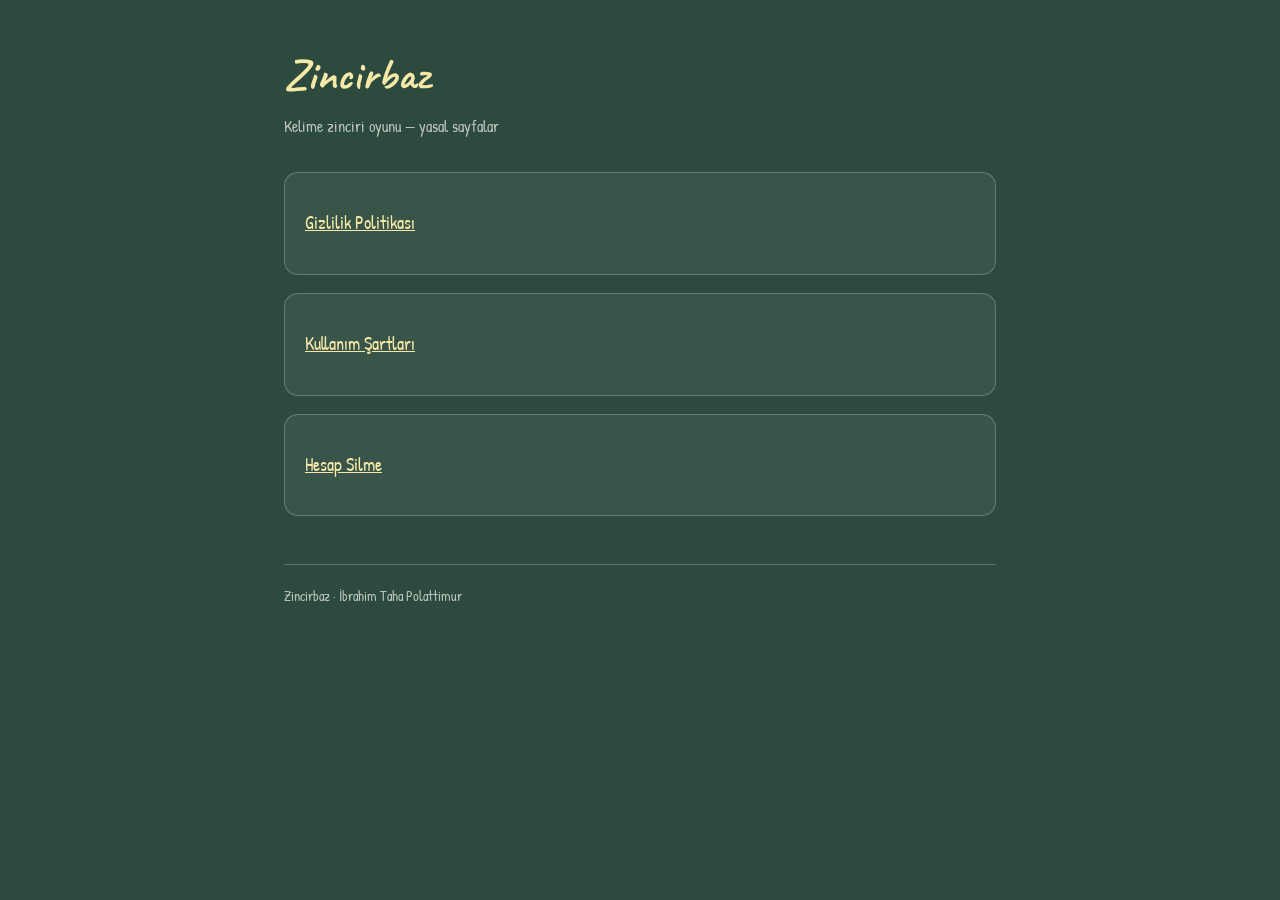
<file: index.html>
<!DOCTYPE html>
<html lang="tr">
<head>
<meta charset="UTF-8">
<meta name="viewport" content="width=device-width, initial-scale=1">
<title>Zincirbaz</title>
<link rel="stylesheet" href="style.css">
</head>
<body>
<div class="wrap">
  <h1>Zincirbaz</h1>
  <p class="subtitle">Kelime zinciri oyunu — yasal sayfalar</p>
  <div class="card">
    <p><a href="gizlilik.html">Gizlilik Politikası</a></p>
  </div>
  <div class="card">
    <p><a href="kullanim-sartlari.html">Kullanım Şartları</a></p>
  </div>
  <div class="card">
    <p><a href="hesap-silme.html">Hesap Silme</a></p>
  </div>
  <footer>Zincirbaz &middot; İbrahim Taha Polattimur</footer>
</div>
</body>
</html>
</file>
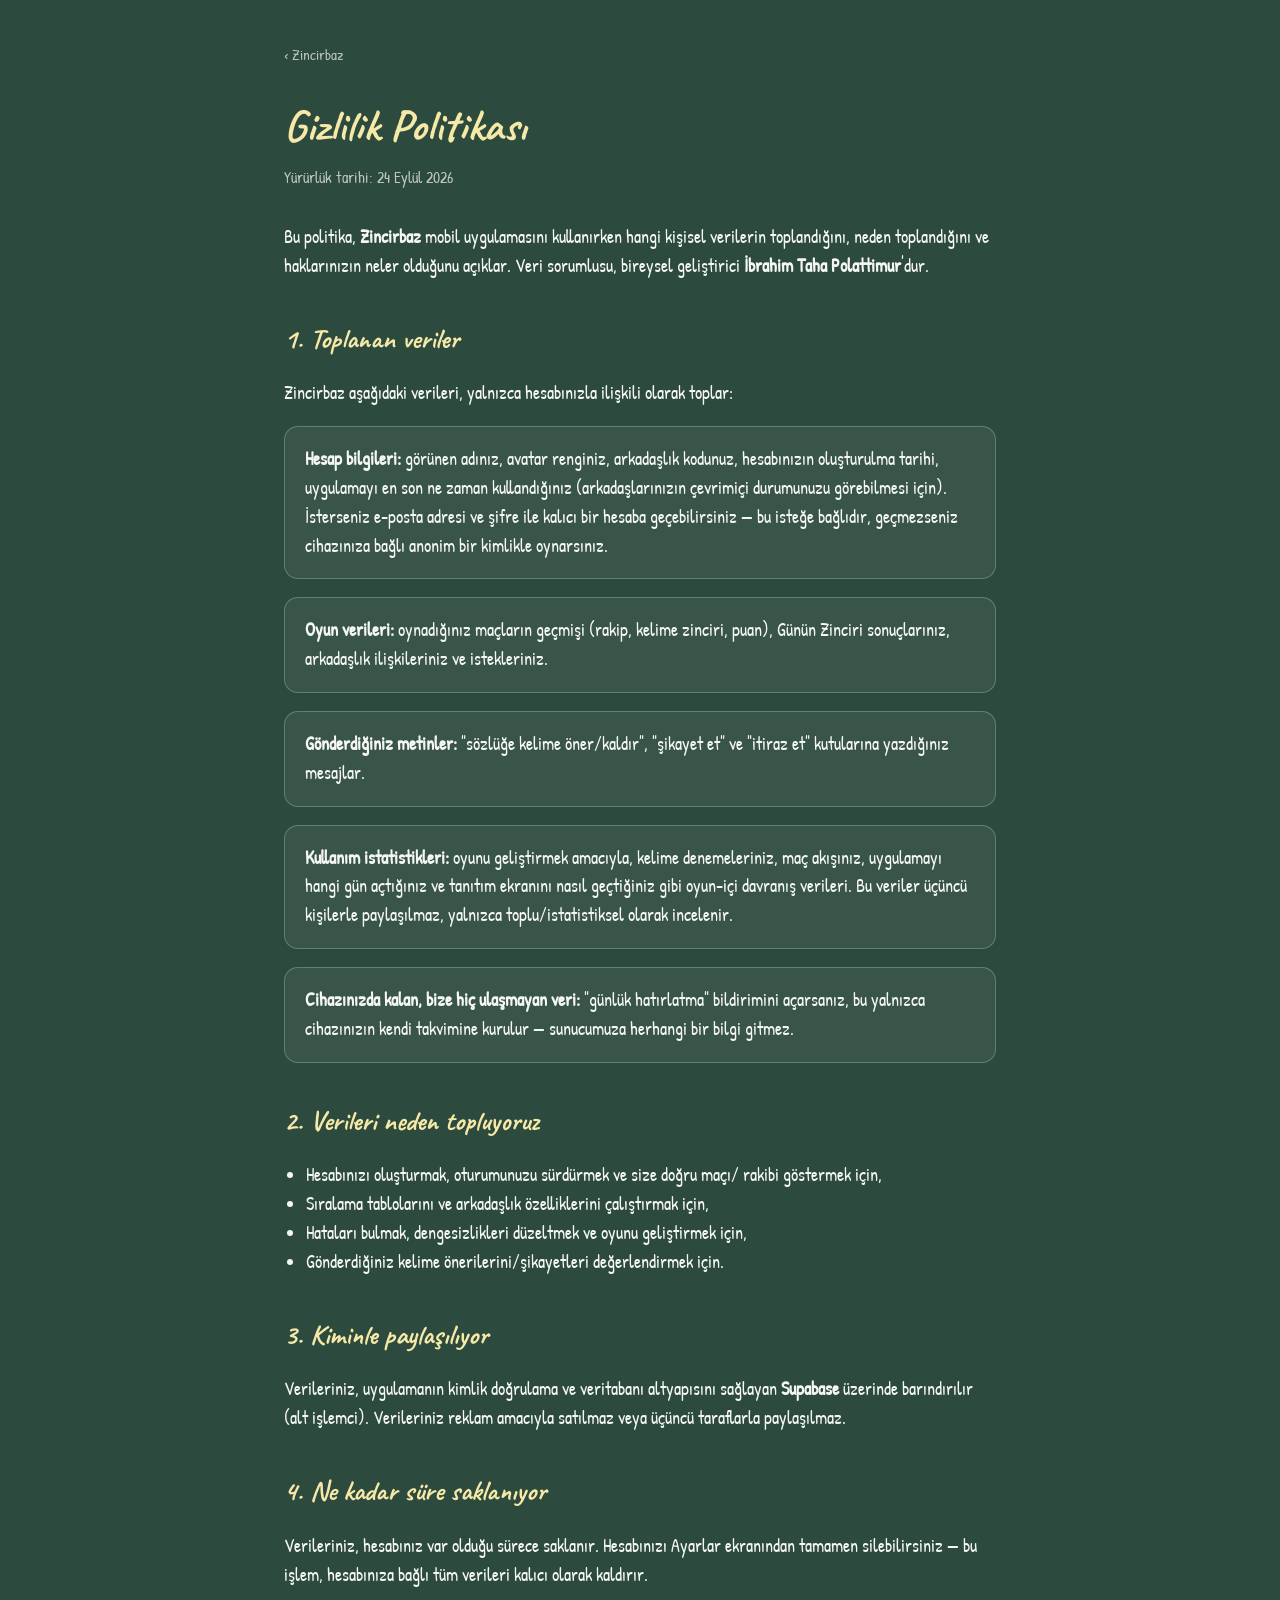
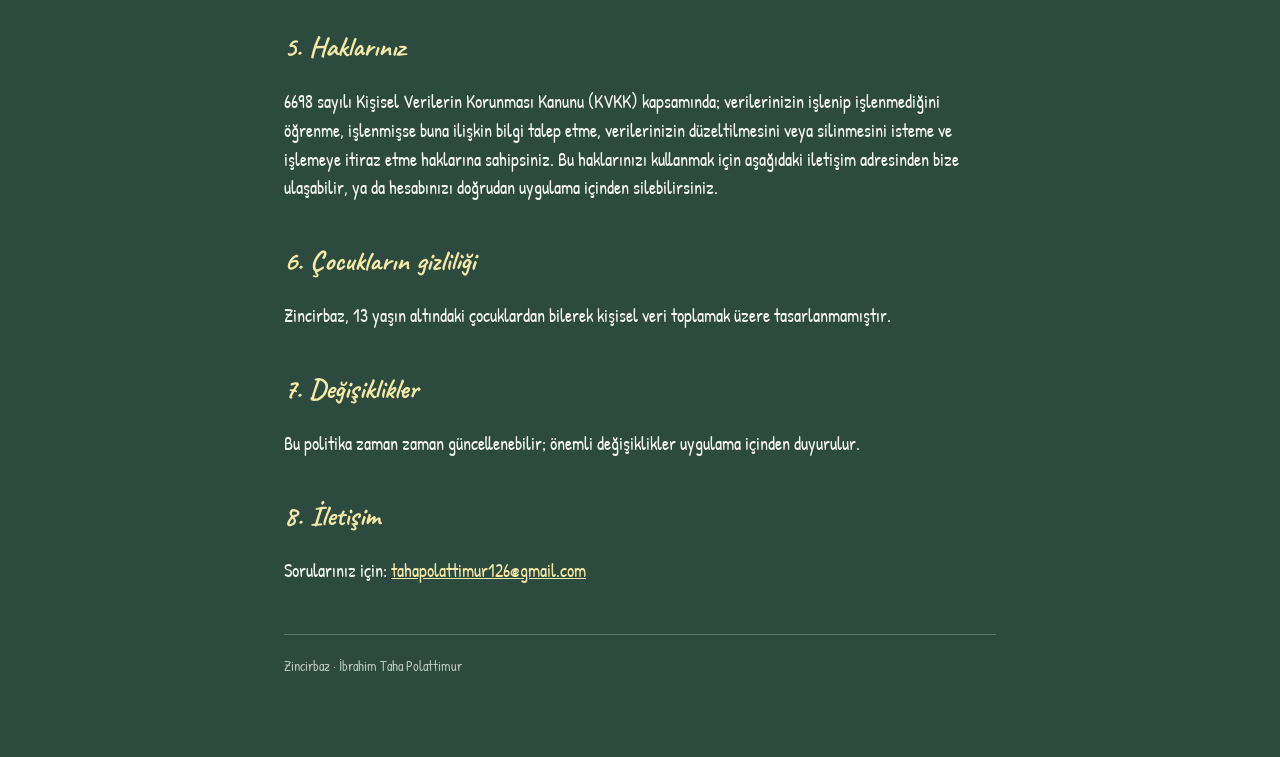
<file: gizlilik.html>
<!DOCTYPE html>
<html lang="tr">
<head>
<meta charset="UTF-8">
<meta name="viewport" content="width=device-width, initial-scale=1">
<title>Zincirbaz — Gizlilik Politikası</title>
<link rel="stylesheet" href="style.css">
</head>
<body>
<div class="wrap">
  <a class="back" href="index.html">‹ Zincirbaz</a>
  <h1>Gizlilik Politikası</h1>
  <p class="subtitle">Yürürlük tarihi: 24 Eylül 2026</p>

  <p>Bu politika, <strong>Zincirbaz</strong> mobil uygulamasını kullanırken
  hangi kişisel verilerin toplandığını, neden toplandığını ve haklarınızın
  neler olduğunu açıklar. Veri sorumlusu, bireysel geliştirici
  <strong>İbrahim Taha Polattimur</strong>'dur.</p>

  <h2>1. Toplanan veriler</h2>
  <p>Zincirbaz aşağıdaki verileri, yalnızca hesabınızla ilişkili olarak
  toplar:</p>
  <div class="card">
    <strong>Hesap bilgileri:</strong> görünen adınız, avatar renginiz,
    arkadaşlık kodunuz, hesabınızın oluşturulma tarihi, uygulamayı en son
    ne zaman kullandığınız (arkadaşlarınızın çevrimiçi durumunuzu
    görebilmesi için). İsterseniz e-posta adresi ve şifre ile kalıcı bir
    hesaba geçebilirsiniz — bu isteğe bağlıdır, geçmezseniz cihazınıza
    bağlı anonim bir kimlikle oynarsınız.
  </div>
  <div class="card">
    <strong>Oyun verileri:</strong> oynadığınız maçların geçmişi (rakip,
    kelime zinciri, puan), Günün Zinciri sonuçlarınız, arkadaşlık
    ilişkileriniz ve istekleriniz.
  </div>
  <div class="card">
    <strong>Gönderdiğiniz metinler:</strong> "sözlüğe kelime öner/kaldır",
    "şikayet et" ve "itiraz et" kutularına yazdığınız mesajlar.
  </div>
  <div class="card">
    <strong>Kullanım istatistikleri:</strong> oyunu geliştirmek amacıyla,
    kelime denemeleriniz, maç akışınız, uygulamayı hangi gün açtığınız ve
    tanıtım ekranını nasıl geçtiğiniz gibi oyun-içi davranış verileri.
    Bu veriler üçüncü kişilerle paylaşılmaz, yalnızca toplu/istatistiksel
    olarak incelenir.
  </div>
  <div class="card">
    <strong>Cihazınızda kalan, bize hiç ulaşmayan veri:</strong> "günlük
    hatırlatma" bildirimini açarsanız, bu yalnızca cihazınızın kendi
    takvimine kurulur — sunucumuza herhangi bir bilgi gitmez.
  </div>

  <h2>2. Verileri neden topluyoruz</h2>
  <ul>
    <li>Hesabınızı oluşturmak, oturumunuzu sürdürmek ve size doğru maçı/
    rakibi göstermek için,</li>
    <li>Sıralama tablolarını ve arkadaşlık özelliklerini çalıştırmak
    için,</li>
    <li>Hataları bulmak, dengesizlikleri düzeltmek ve oyunu geliştirmek
    için,</li>
    <li>Gönderdiğiniz kelime önerilerini/şikayetleri değerlendirmek
    için.</li>
  </ul>

  <h2>3. Kiminle paylaşılıyor</h2>
  <p>Verileriniz, uygulamanın kimlik doğrulama ve veritabanı altyapısını
  sağlayan <strong>Supabase</strong> üzerinde barındırılır (alt işlemci).
  Verileriniz reklam amacıyla satılmaz veya üçüncü taraflarla
  paylaşılmaz.</p>

  <h2>4. Ne kadar süre saklanıyor</h2>
  <p>Verileriniz, hesabınız var olduğu sürece saklanır. Hesabınızı
  Ayarlar ekranından tamamen silebilirsiniz — bu işlem, hesabınıza bağlı
  tüm verileri kalıcı olarak kaldırır.</p>

  <h2>5. Haklarınız</h2>
  <p>6698 sayılı Kişisel Verilerin Korunması Kanunu (KVKK) kapsamında;
  verilerinizin işlenip işlenmediğini öğrenme, işlenmişse buna ilişkin
  bilgi talep etme, verilerinizin düzeltilmesini veya silinmesini isteme
  ve işlemeye itiraz etme haklarına sahipsiniz. Bu haklarınızı
  kullanmak için aşağıdaki iletişim adresinden bize ulaşabilir, ya da
  hesabınızı doğrudan uygulama içinden silebilirsiniz.</p>

  <h2>6. Çocukların gizliliği</h2>
  <p>Zincirbaz, 13 yaşın altındaki çocuklardan bilerek kişisel veri
  toplamak üzere tasarlanmamıştır.</p>

  <h2>7. Değişiklikler</h2>
  <p>Bu politika zaman zaman güncellenebilir; önemli değişiklikler
  uygulama içinden duyurulur.</p>

  <h2>8. İletişim</h2>
  <p>Sorularınız için: <a href="mailto:tahapolattimur126@gmail.com">tahapolattimur126@gmail.com</a></p>

  <footer>Zincirbaz &middot; İbrahim Taha Polattimur</footer>
</div>
</body>
</html>
</file>
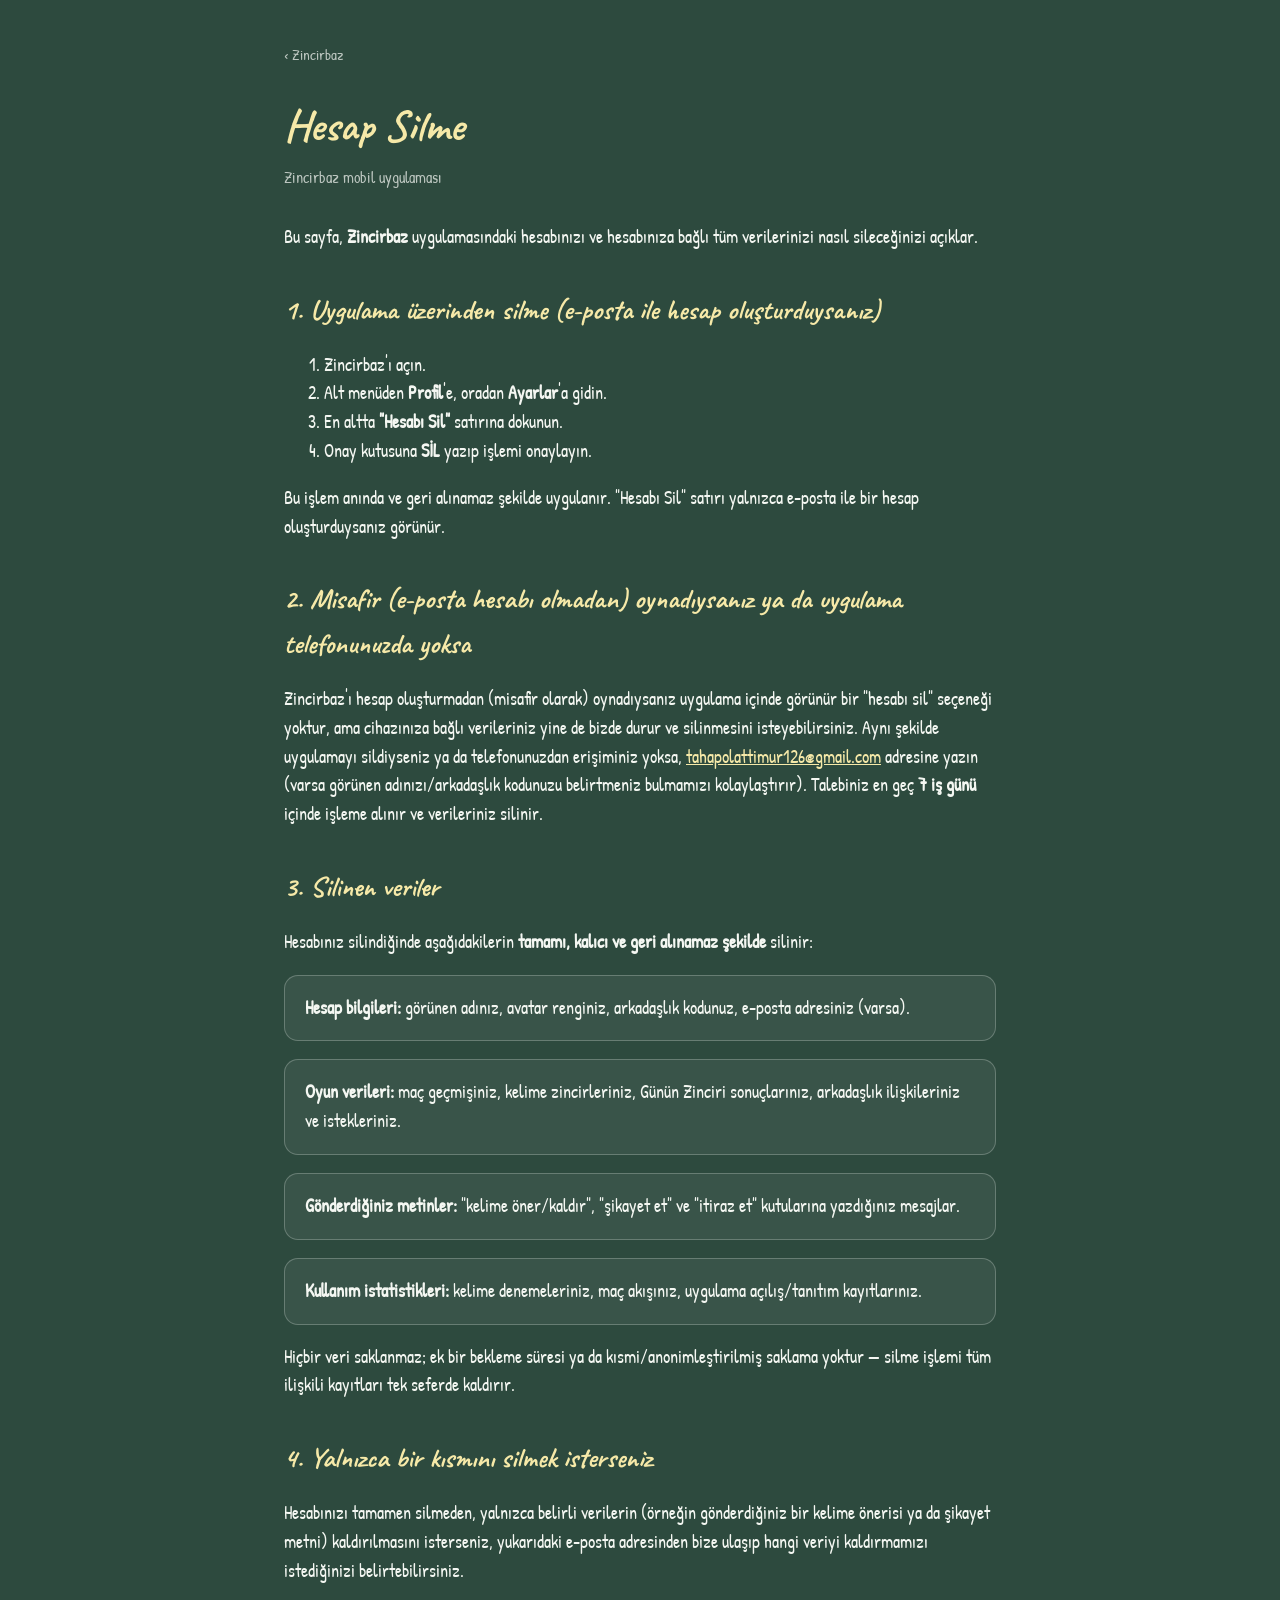
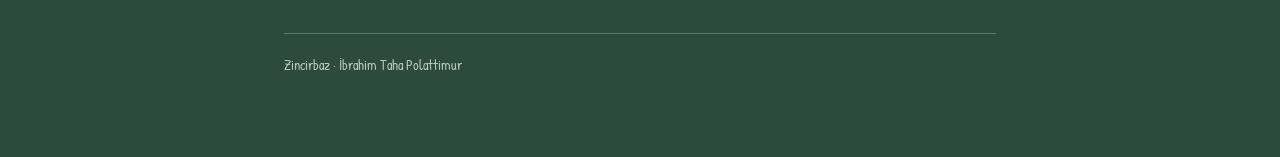
<file: hesap-silme.html>
<!DOCTYPE html>
<html lang="tr">
<head>
<meta charset="UTF-8">
<meta name="viewport" content="width=device-width, initial-scale=1">
<title>Zincirbaz — Hesap Silme</title>
<link rel="stylesheet" href="style.css">
</head>
<body>
<div class="wrap">
  <a class="back" href="index.html">‹ Zincirbaz</a>
  <h1>Hesap Silme</h1>
  <p class="subtitle">Zincirbaz mobil uygulaması</p>

  <p>Bu sayfa, <strong>Zincirbaz</strong> uygulamasındaki hesabınızı ve
  hesabınıza bağlı tüm verilerinizi nasıl sileceğinizi açıklar.</p>

  <h2>1. Uygulama üzerinden silme (e-posta ile hesap oluşturduysanız)</h2>
  <ol>
    <li>Zincirbaz'ı açın.</li>
    <li>Alt menüden <strong>Profil</strong>'e, oradan <strong>Ayarlar</strong>'a
    gidin.</li>
    <li>En altta <strong>"Hesabı Sil"</strong> satırına dokunun.</li>
    <li>Onay kutusuna <strong>SİL</strong> yazıp işlemi onaylayın.</li>
  </ol>
  <p>Bu işlem anında ve geri alınamaz şekilde uygulanır. "Hesabı Sil"
  satırı yalnızca e-posta ile bir hesap oluşturduysanız görünür.</p>

  <h2>2. Misafir (e-posta hesabı olmadan) oynadıysanız ya da uygulama
  telefonunuzda yoksa</h2>
  <p>Zincirbaz'ı hesap oluşturmadan (misafir olarak) oynadıysanız uygulama
  içinde görünür bir "hesabı sil" seçeneği yoktur, ama cihazınıza bağlı
  verileriniz yine de bizde durur ve silinmesini isteyebilirsiniz. Aynı
  şekilde uygulamayı sildiyseniz ya da telefonunuzdan erişiminiz yoksa,
  <a href="mailto:tahapolattimur126@gmail.com?subject=Hesap%20silme%20talebi">tahapolattimur126@gmail.com</a>
  adresine yazın (varsa görünen adınızı/arkadaşlık kodunuzu belirtmeniz
  bulmamızı kolaylaştırır). Talebiniz en geç <strong>7 iş günü</strong>
  içinde işleme alınır ve verileriniz silinir.</p>

  <h2>3. Silinen veriler</h2>
  <p>Hesabınız silindiğinde aşağıdakilerin <strong>tamamı, kalıcı ve geri
  alınamaz şekilde</strong> silinir:</p>
  <div class="card">
    <strong>Hesap bilgileri:</strong> görünen adınız, avatar renginiz,
    arkadaşlık kodunuz, e-posta adresiniz (varsa).
  </div>
  <div class="card">
    <strong>Oyun verileri:</strong> maç geçmişiniz, kelime zincirleriniz,
    Günün Zinciri sonuçlarınız, arkadaşlık ilişkileriniz ve istekleriniz.
  </div>
  <div class="card">
    <strong>Gönderdiğiniz metinler:</strong> "kelime öner/kaldır",
    "şikayet et" ve "itiraz et" kutularına yazdığınız mesajlar.
  </div>
  <div class="card">
    <strong>Kullanım istatistikleri:</strong> kelime denemeleriniz, maç
    akışınız, uygulama açılış/tanıtım kayıtlarınız.
  </div>
  <p>Hiçbir veri saklanmaz; ek bir bekleme süresi ya da kısmi/anonimleştirilmiş
  saklama yoktur — silme işlemi tüm ilişkili kayıtları tek seferde kaldırır.</p>

  <h2>4. Yalnızca bir kısmını silmek isterseniz</h2>
  <p>Hesabınızı tamamen silmeden, yalnızca belirli verilerin (örneğin
  gönderdiğiniz bir kelime önerisi ya da şikayet metni) kaldırılmasını
  isterseniz, yukarıdaki e-posta adresinden bize ulaşıp hangi veriyi
  kaldırmamızı istediğinizi belirtebilirsiniz.</p>

  <footer>Zincirbaz &middot; İbrahim Taha Polattimur</footer>
</div>
</body>
</html>
</file>
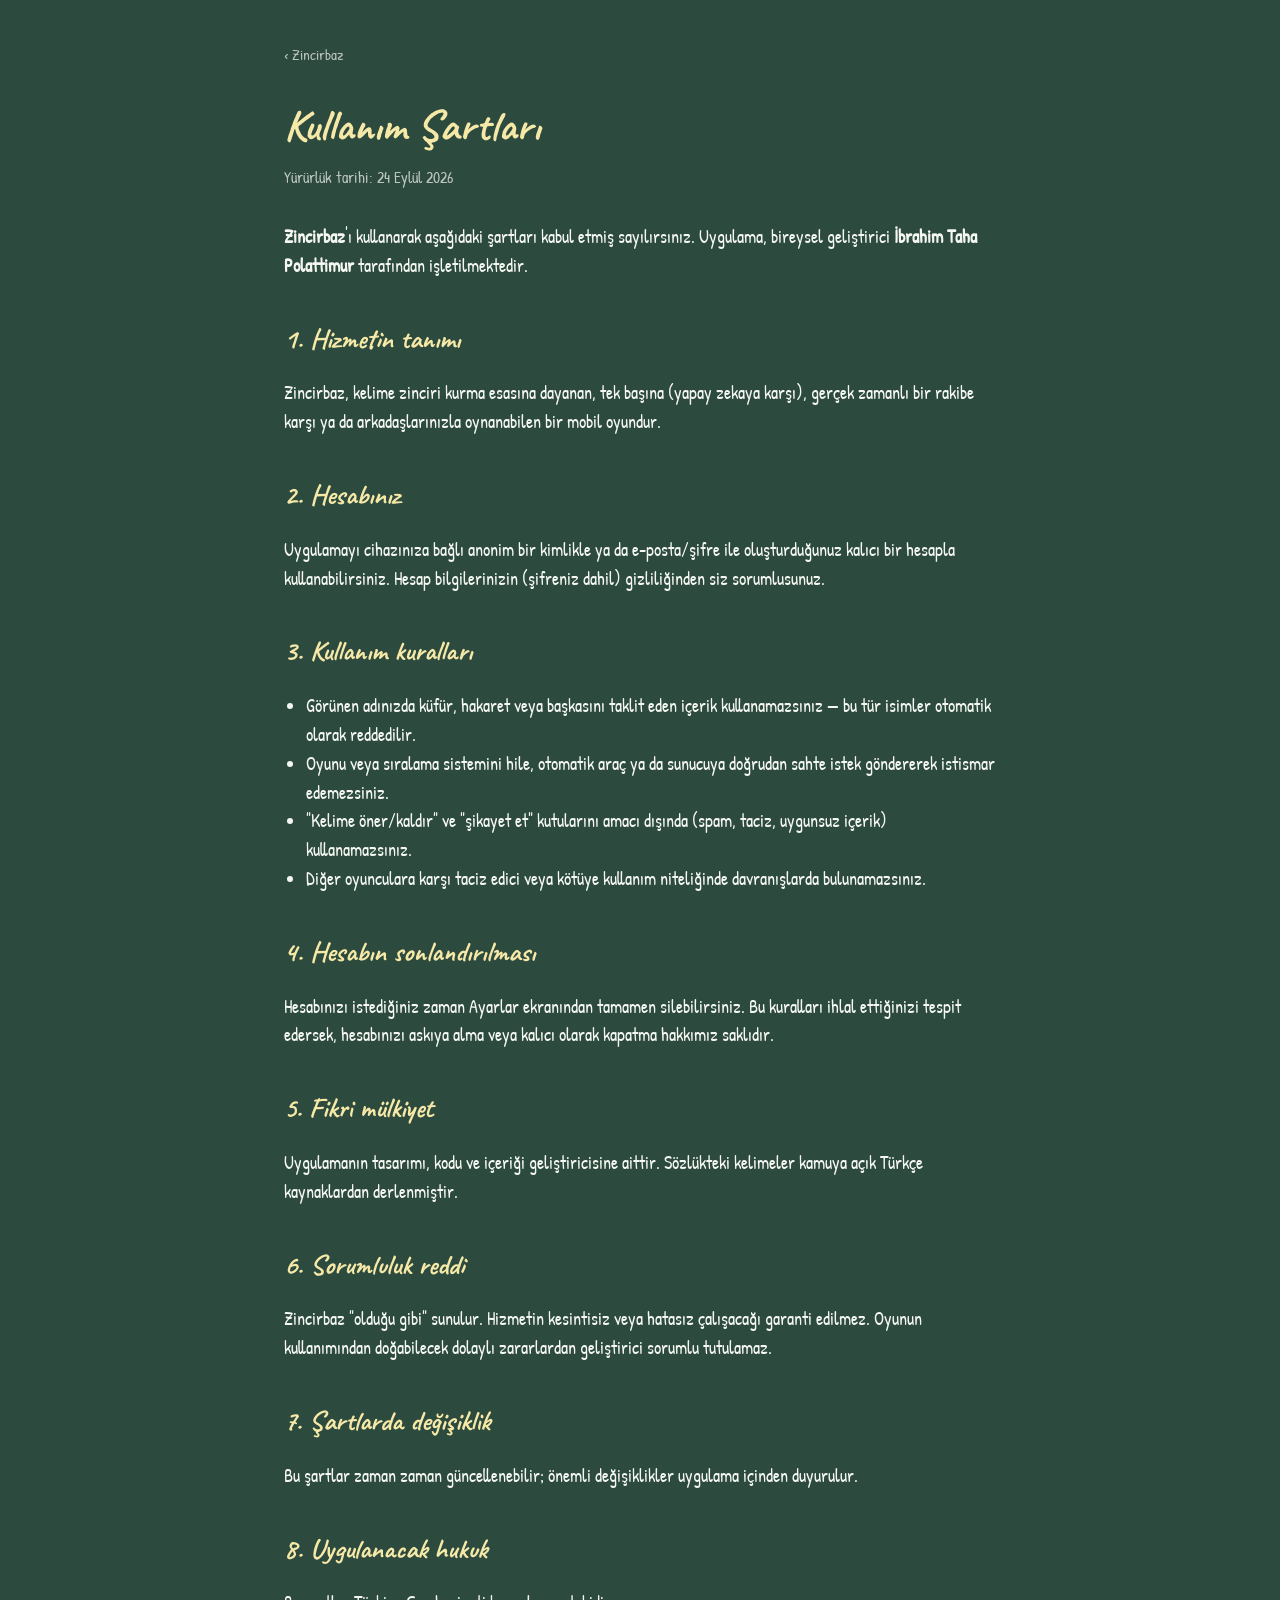
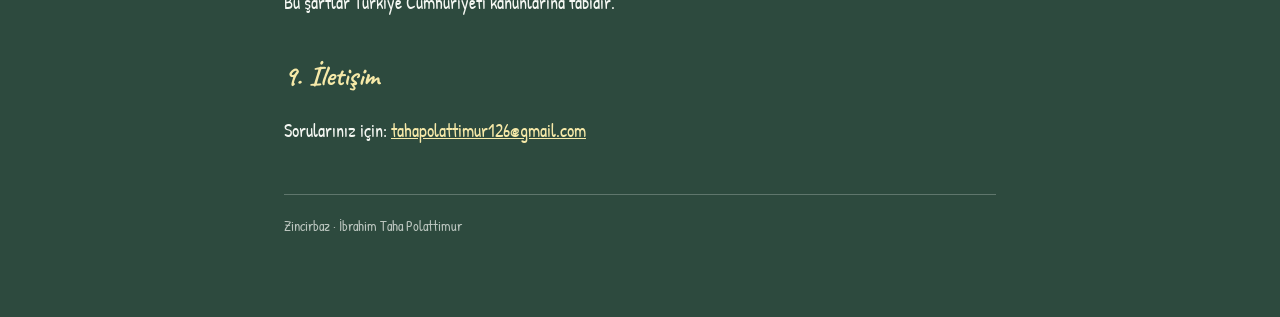
<file: kullanim-sartlari.html>
<!DOCTYPE html>
<html lang="tr">
<head>
<meta charset="UTF-8">
<meta name="viewport" content="width=device-width, initial-scale=1">
<title>Zincirbaz — Kullanım Şartları</title>
<link rel="stylesheet" href="style.css">
</head>
<body>
<div class="wrap">
  <a class="back" href="index.html">‹ Zincirbaz</a>
  <h1>Kullanım Şartları</h1>
  <p class="subtitle">Yürürlük tarihi: 24 Eylül 2026</p>

  <p><strong>Zincirbaz</strong>'ı kullanarak aşağıdaki şartları kabul etmiş
  sayılırsınız. Uygulama, bireysel geliştirici <strong>İbrahim Taha
  Polattimur</strong> tarafından işletilmektedir.</p>

  <h2>1. Hizmetin tanımı</h2>
  <p>Zincirbaz, kelime zinciri kurma esasına dayanan, tek başına
  (yapay zekaya karşı), gerçek zamanlı bir rakibe karşı ya da
  arkadaşlarınızla oynanabilen bir mobil oyundur.</p>

  <h2>2. Hesabınız</h2>
  <p>Uygulamayı cihazınıza bağlı anonim bir kimlikle ya da e-posta/şifre
  ile oluşturduğunuz kalıcı bir hesapla kullanabilirsiniz. Hesap
  bilgilerinizin (şifreniz dahil) gizliliğinden siz sorumlusunuz.</p>

  <h2>3. Kullanım kuralları</h2>
  <ul>
    <li>Görünen adınızda küfür, hakaret veya başkasını taklit eden
    içerik kullanamazsınız — bu tür isimler otomatik olarak
    reddedilir.</li>
    <li>Oyunu veya sıralama sistemini hile, otomatik araç ya da sunucuya
    doğrudan sahte istek göndererek istismar edemezsiniz.</li>
    <li>"Kelime öner/kaldır" ve "şikayet et" kutularını amacı dışında
    (spam, taciz, uygunsuz içerik) kullanamazsınız.</li>
    <li>Diğer oyunculara karşı taciz edici veya kötüye kullanım
    niteliğinde davranışlarda bulunamazsınız.</li>
  </ul>

  <h2>4. Hesabın sonlandırılması</h2>
  <p>Hesabınızı istediğiniz zaman Ayarlar ekranından tamamen
  silebilirsiniz. Bu kuralları ihlal ettiğinizi tespit edersek,
  hesabınızı askıya alma veya kalıcı olarak kapatma hakkımız
  saklıdır.</p>

  <h2>5. Fikri mülkiyet</h2>
  <p>Uygulamanın tasarımı, kodu ve içeriği geliştiricisine aittir.
  Sözlükteki kelimeler kamuya açık Türkçe kaynaklardan derlenmiştir.</p>

  <h2>6. Sorumluluk reddi</h2>
  <p>Zincirbaz "olduğu gibi" sunulur. Hizmetin kesintisiz veya hatasız
  çalışacağı garanti edilmez. Oyunun kullanımından doğabilecek
  dolaylı zararlardan geliştirici sorumlu tutulamaz.</p>

  <h2>7. Şartlarda değişiklik</h2>
  <p>Bu şartlar zaman zaman güncellenebilir; önemli değişiklikler
  uygulama içinden duyurulur.</p>

  <h2>8. Uygulanacak hukuk</h2>
  <p>Bu şartlar Türkiye Cumhuriyeti kanunlarına tabidir.</p>

  <h2>9. İletişim</h2>
  <p>Sorularınız için: <a href="mailto:tahapolattimur126@gmail.com">tahapolattimur126@gmail.com</a></p>

  <footer>Zincirbaz &middot; İbrahim Taha Polattimur</footer>
</div>
</body>
</html>
</file>
<file: style.css>
@import url('https://fonts.googleapis.com/css2?family=Caveat:wght@700&family=Patrick+Hand&display=swap');

:root {
  --board: #2d4a3e;
  --panel: rgba(255,255,255,0.06);
  --cream: #f4f7f2;
  --cream-dim: rgba(244,247,242,0.72);
  --border: rgba(244,247,242,0.25);
  --yellow: #f6e9a8;
}

* { box-sizing: border-box; }

body {
  margin: 0;
  background: var(--board);
  color: var(--cream);
  font-family: 'Patrick Hand', system-ui, sans-serif;
  font-size: 18px;
  line-height: 1.6;
}

.wrap {
  max-width: 760px;
  margin: 0 auto;
  padding: 40px 24px 80px;
}

h1 {
  font-family: 'Caveat', cursive;
  font-weight: 700;
  font-size: 44px;
  color: var(--yellow);
  margin: 0 0 4px;
}

.subtitle {
  color: var(--cream-dim);
  font-size: 16px;
  margin: 0 0 32px;
}

h2 {
  font-family: 'Caveat', cursive;
  font-weight: 700;
  font-size: 28px;
  color: var(--yellow);
  margin: 36px 0 10px;
}

p, li { color: var(--cream); }

ul { padding-left: 22px; }

a { color: var(--yellow); }

.card {
  background: var(--panel);
  border: 1px solid var(--border);
  border-radius: 14px;
  padding: 18px 20px;
  margin: 18px 0;
}

.back {
  display: inline-block;
  margin-bottom: 24px;
  color: var(--cream-dim);
  text-decoration: none;
  font-size: 15px;
}

footer {
  margin-top: 48px;
  padding-top: 20px;
  border-top: 1px solid var(--border);
  color: var(--cream-dim);
  font-size: 14px;
}
</file>
